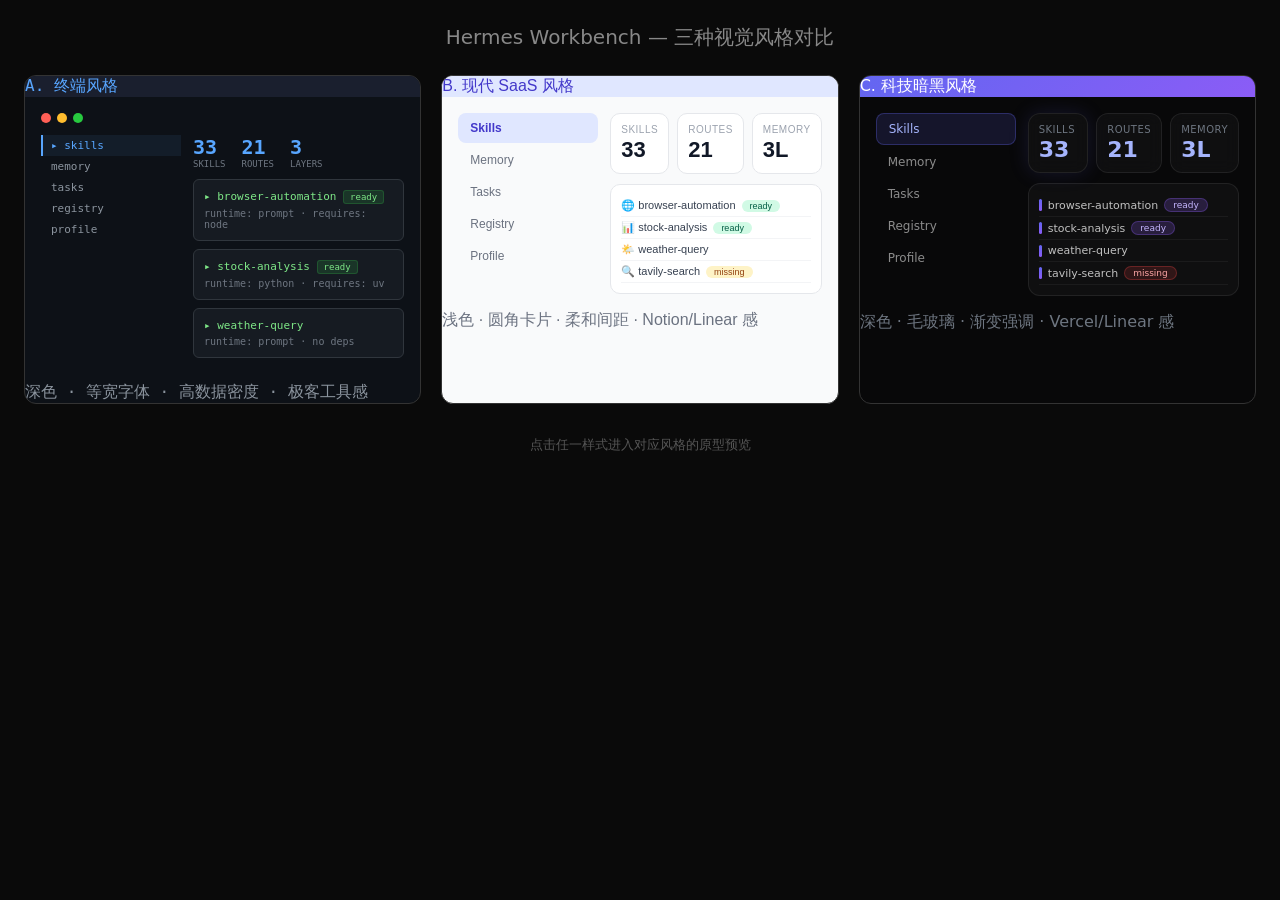
<file: prototype/style-samples.html>
<!DOCTYPE html>
<html lang="zh-CN">
<head>
<meta charset="UTF-8">
<meta name="viewport" content="width=device-width, initial-scale=1.0">
<title>Hermes Workbench — 视觉风格对比</title>
<style>
  * { margin: 0; padding: 0; box-sizing: border-box; }
  body { font-family: system-ui, -apple-system, sans-serif; background: #0a0a0a; color: #e0e0e0; padding: 24px; }
  h1 { text-align: center; font-size: 20px; margin-bottom: 24px; color: #888; font-weight: 400; }
  .samples { display: grid; grid-template-columns: 1fr 1fr 1fr; gap: 20px; max-width: 1600px; margin: 0 auto; }
  .sample { border-radius: 12px; overflow: hidden; border: 1px solid #333; transition: transform 0.2s; cursor: pointer; }
  .sample:hover { transform: scale(1.02); border-color: #555; }
  .sample-label { padding: 8px 16px; font-size: 13px; font-weight: 600; text-align: center; }
  .sample-desc { padding: 0 16px 12px; font-size: 11px; text-align: center; opacity: 0.6; }

  /* === Style A: Terminal === */
  .terminal { background: #0d1117; font-family: 'SF Mono', 'Cascadia Code', 'Consolas', monospace; }
  .terminal .label { background: #1a1f2e; color: #58a6ff; }
  .terminal .desc { color: #8b949e; }
  .terminal .mock { padding: 16px; }
  .terminal .topbar { display: flex; align-items: center; gap: 6px; margin-bottom: 12px; }
  .terminal .dot { width: 10px; height: 10px; border-radius: 50%; }
  .terminal .dot.r { background: #ff5f56; } .terminal .dot.y { background: #ffbd2e; } .terminal .dot.g { background: #27c93f; }
  .terminal .sidebar { display: flex; gap: 12px; }
  .terminal .nav { width: 140px; }
  .terminal .nav-item { padding: 4px 8px; font-size: 11px; color: #8b949e; border-left: 2px solid transparent; }
  .terminal .nav-item.active { color: #58a6ff; border-left-color: #58a6ff; background: rgba(88,166,255,0.08); }
  .terminal .content { flex: 1; }
  .terminal .card { background: #161b22; border: 1px solid #30363d; border-radius: 6px; padding: 10px; margin-bottom: 8px; }
  .terminal .card-title { font-size: 11px; color: #7ee787; margin-bottom: 4px; }
  .terminal .card-meta { font-size: 10px; color: #6e7681; }
  .terminal .stat { display: flex; gap: 16px; margin-bottom: 10px; }
  .terminal .stat-val { font-size: 20px; color: #58a6ff; font-weight: 700; }
  .terminal .stat-label { font-size: 9px; color: #6e7681; text-transform: uppercase; }
  .terminal .badge { display: inline-block; padding: 1px 6px; font-size: 9px; border-radius: 3px; background: rgba(46,160,67,0.2); color: #7ee787; border: 1px solid rgba(46,160,67,0.3); }

  /* === Style B: Modern SaaS === */
  .saas { background: #f9fafb; font-family: -apple-system, 'Segoe UI', sans-serif; }
  .saas .label { background: #e0e7ff; color: #4338ca; }
  .saas .desc { color: #6b7280; }
  .saas .mock { padding: 16px; }
  .saas .sidebar { display: flex; gap: 12px; }
  .saas .nav { width: 140px; }
  .saas .nav-item { padding: 8px 12px; font-size: 12px; color: #6b7280; border-radius: 8px; margin-bottom: 2px; }
  .saas .nav-item.active { background: #e0e7ff; color: #4338ca; font-weight: 600; }
  .saas .content { flex: 1; }
  .saas .cards { display: grid; grid-template-columns: 1fr 1fr 1fr; gap: 8px; margin-bottom: 10px; }
  .saas .card { background: white; border: 1px solid #e5e7eb; border-radius: 10px; padding: 10px; }
  .saas .card-title { font-size: 10px; color: #9ca3af; text-transform: uppercase; letter-spacing: 0.5px; }
  .saas .card-val { font-size: 22px; color: #111827; font-weight: 700; margin-top: 2px; }
  .saas .list-card { background: white; border: 1px solid #e5e7eb; border-radius: 10px; padding: 10px; }
  .saas .list-item { display: flex; align-items: center; gap: 6px; padding: 4px 0; font-size: 11px; color: #374151; border-bottom: 1px solid #f3f4f6; }
  .saas .pill { padding: 1px 8px; font-size: 9px; border-radius: 999px; background: #d1fae5; color: #065f46; }

  /* === Style C: Tech Dark === */
  .tech { background: #080809; font-family: 'Inter', system-ui, sans-serif; }
  .tech .label { background: linear-gradient(135deg, #6366f1, #8b5cf6); color: white; }
  .tech .desc { color: #6e7681; }
  .tech .mock { padding: 16px; }
  .tech .sidebar { display: flex; gap: 12px; }
  .tech .nav { width: 140px; }
  .tech .nav-item { padding: 8px 12px; font-size: 12px; color: #8b8b8b; border-radius: 8px; margin-bottom: 2px; }
  .tech .nav-item.active { background: rgba(99,102,241,0.15); color: #a5b4fc; border: 1px solid rgba(99,102,241,0.3); }
  .tech .content { flex: 1; }
  .tech .cards { display: grid; grid-template-columns: 1fr 1fr 1fr; gap: 8px; margin-bottom: 10px; }
  .tech .card { background: rgba(255,255,255,0.03); border: 1px solid rgba(255,255,255,0.08); border-radius: 12px; padding: 10px; backdrop-filter: blur(8px); }
  .tech .card-title { font-size: 10px; color: #6e7681; text-transform: uppercase; letter-spacing: 0.5px; }
  .tech .card-val { font-size: 22px; color: #a5b4fc; font-weight: 700; margin-top: 2px; }
  .tech .glow { box-shadow: 0 0 20px rgba(99,102,241,0.15); }
  .tech .list-card { background: rgba(255,255,255,0.03); border: 1px solid rgba(255,255,255,0.08); border-radius: 12px; padding: 10px; }
  .tech .list-item { display: flex; align-items: center; gap: 6px; padding: 4px 0; font-size: 11px; color: #c0c0c0; border-bottom: 1px solid rgba(255,255,255,0.05); }
  .tech .pill { padding: 1px 8px; font-size: 9px; border-radius: 999px; background: rgba(139,92,246,0.2); color: #c4b5fd; border: 1px solid rgba(139,92,246,0.3); }
  .tech .accent { width: 3px; height: 12px; border-radius: 2px; background: linear-gradient(180deg, #6366f1, #8b5cf6); }
</style>
</head>
<body>
<h1>Hermes Workbench — 三种视觉风格对比</h1>
<div class="samples">

  <!-- Style A: Terminal -->
  <div class="sample terminal" onclick="location.href='prototype.html?style=terminal'">
    <div class="label">A. 终端风格</div>
    <div class="mock">
      <div class="topbar"><span class="dot r"></span><span class="dot y"></span><span class="dot g"></span></div>
      <div class="sidebar">
        <div class="nav">
          <div class="nav-item active">▸ skills</div>
          <div class="nav-item">  memory</div>
          <div class="nav-item">  tasks</div>
          <div class="nav-item">  registry</div>
          <div class="nav-item">  profile</div>
        </div>
        <div class="content">
          <div class="stat">
            <div><div class="stat-val">33</div><div class="stat-label">skills</div></div>
            <div><div class="stat-val">21</div><div class="stat-label">routes</div></div>
            <div><div class="stat-val">3</div><div class="stat-label">layers</div></div>
          </div>
          <div class="card">
            <div class="card-title">▸ browser-automation <span class="badge">ready</span></div>
            <div class="card-meta">runtime: prompt · requires: node</div>
          </div>
          <div class="card">
            <div class="card-title">▸ stock-analysis <span class="badge">ready</span></div>
            <div class="card-meta">runtime: python · requires: uv</div>
          </div>
          <div class="card">
            <div class="card-title">▸ weather-query</div>
            <div class="card-meta">runtime: prompt · no deps</div>
          </div>
        </div>
      </div>
    </div>
    <div class="desc">深色 · 等宽字体 · 高数据密度 · 极客工具感</div>
  </div>

  <!-- Style B: Modern SaaS -->
  <div class="sample saas" onclick="location.href='prototype.html?style=saas'">
    <div class="label">B. 现代 SaaS 风格</div>
    <div class="mock">
      <div class="sidebar">
        <div class="nav">
          <div class="nav-item active">Skills</div>
          <div class="nav-item">Memory</div>
          <div class="nav-item">Tasks</div>
          <div class="nav-item">Registry</div>
          <div class="nav-item">Profile</div>
        </div>
        <div class="content">
          <div class="cards">
            <div class="card"><div class="card-title">Skills</div><div class="card-val">33</div></div>
            <div class="card"><div class="card-title">Routes</div><div class="card-val">21</div></div>
            <div class="card"><div class="card-title">Memory</div><div class="card-val">3L</div></div>
          </div>
          <div class="list-card">
            <div class="list-item">🌐 browser-automation <span class="pill">ready</span></div>
            <div class="list-item">📊 stock-analysis <span class="pill">ready</span></div>
            <div class="list-item">🌤️ weather-query</div>
            <div class="list-item">🔍 tavily-search <span class="pill" style="background:#fef3c7;color:#92400e">missing</span></div>
          </div>
        </div>
      </div>
    </div>
    <div class="desc">浅色 · 圆角卡片 · 柔和间距 · Notion/Linear 感</div>
  </div>

  <!-- Style C: Tech Dark -->
  <div class="sample tech" onclick="location.href='prototype.html?style=tech'">
    <div class="label">C. 科技暗黑风格</div>
    <div class="mock">
      <div class="sidebar">
        <div class="nav">
          <div class="nav-item active">Skills</div>
          <div class="nav-item">Memory</div>
          <div class="nav-item">Tasks</div>
          <div class="nav-item">Registry</div>
          <div class="nav-item">Profile</div>
        </div>
        <div class="content">
          <div class="cards">
            <div class="card glow"><div class="card-title">Skills</div><div class="card-val">33</div></div>
            <div class="card"><div class="card-title">Routes</div><div class="card-val">21</div></div>
            <div class="card"><div class="card-title">Memory</div><div class="card-val">3L</div></div>
          </div>
          <div class="list-card">
            <div class="list-item"><span class="accent"></span> browser-automation <span class="pill">ready</span></div>
            <div class="list-item"><span class="accent"></span> stock-analysis <span class="pill">ready</span></div>
            <div class="list-item"><span class="accent"></span> weather-query</div>
            <div class="list-item"><span class="accent"></span> tavily-search <span class="pill" style="background:rgba(239,68,68,0.15);color:#fca5a5;border-color:rgba(239,68,68,0.3)">missing</span></div>
          </div>
        </div>
      </div>
    </div>
    <div class="desc">深色 · 毛玻璃 · 渐变强调 · Vercel/Linear 感</div>
  </div>

</div>
<div style="text-align:center;margin-top:32px;color:#555;font-size:13px;">点击任一样式进入对应风格的原型预览</div>
</body>
</html>
</file>
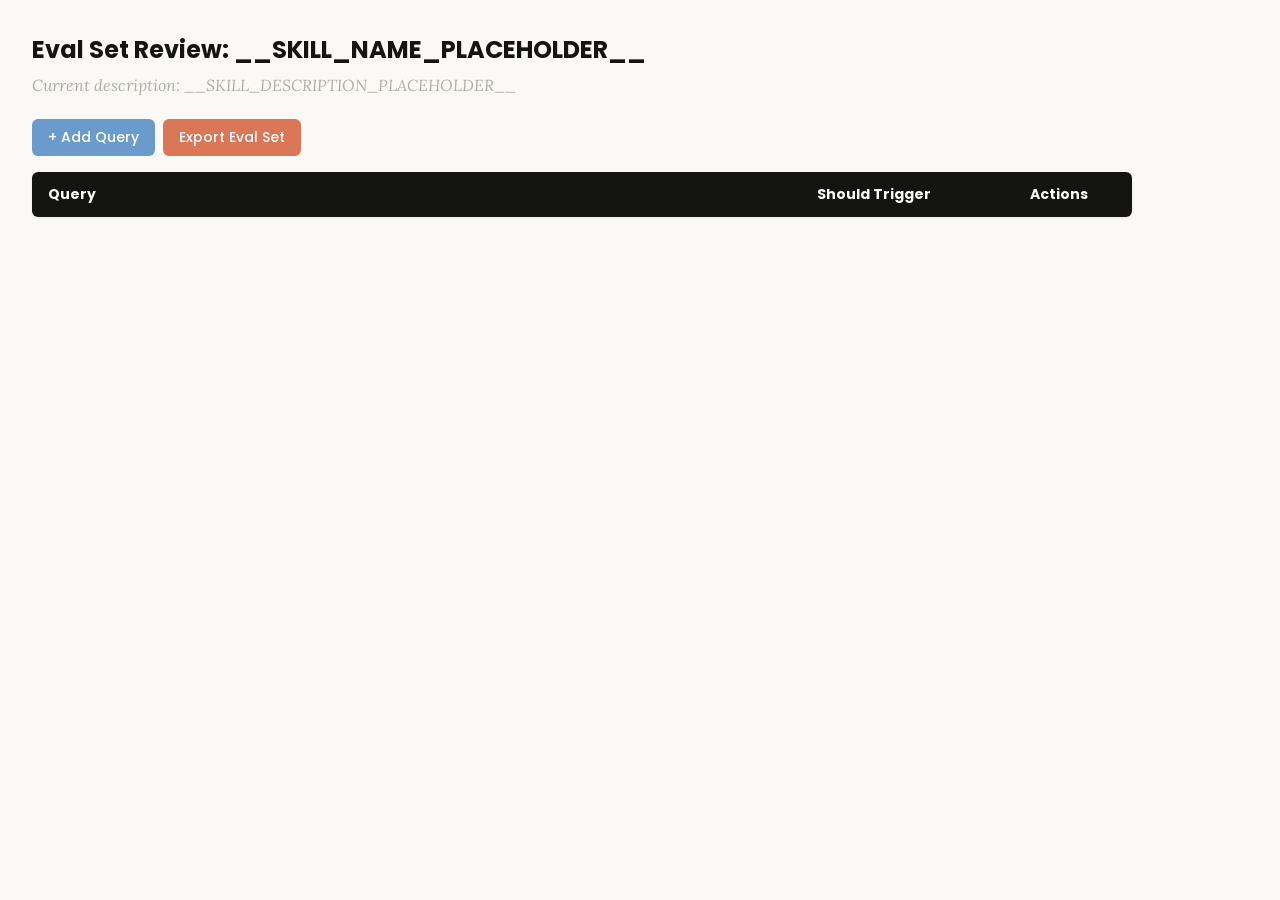
<file: skills/skill-creator/assets/eval_review.html>
<!DOCTYPE html>
<html lang="en">
<head>
  <meta charset="UTF-8">
  <meta name="viewport" content="width=device-width, initial-scale=1.0">
  <title>Eval Set Review - __SKILL_NAME_PLACEHOLDER__</title>
  <link rel="preconnect" href="https://fonts.googleapis.com">
  <link rel="preconnect" href="https://fonts.gstatic.com" crossorigin>
  <link href="https://fonts.googleapis.com/css2?family=Poppins:wght@500;600&family=Lora:wght@400;500&display=swap" rel="stylesheet">
  <style>
    * { box-sizing: border-box; margin: 0; padding: 0; }
    body { font-family: 'Lora', Georgia, serif; background: #faf9f5; padding: 2rem; color: #141413; }
    h1 { font-family: 'Poppins', sans-serif; margin-bottom: 0.5rem; font-size: 1.5rem; }
    .description { color: #b0aea5; margin-bottom: 1.5rem; font-style: italic; max-width: 900px; }
    .controls { margin-bottom: 1rem; display: flex; gap: 0.5rem; }
    .btn { font-family: 'Poppins', sans-serif; padding: 0.5rem 1rem; border: none; border-radius: 6px; cursor: pointer; font-size: 0.875rem; font-weight: 500; }
    .btn-add { background: #6a9bcc; color: white; }
    .btn-add:hover { background: #5889b8; }
    .btn-export { background: #d97757; color: white; }
    .btn-export:hover { background: #c4613f; }
    table { width: 100%; max-width: 1100px; border-collapse: collapse; background: white; border-radius: 6px; overflow: hidden; box-shadow: 0 1px 3px rgba(0,0,0,0.08); }
    th { font-family: 'Poppins', sans-serif; background: #141413; color: #faf9f5; padding: 0.75rem 1rem; text-align: left; font-size: 0.875rem; }
    td { padding: 0.75rem 1rem; border-bottom: 1px solid #e8e6dc; vertical-align: top; }
    tr:nth-child(even) td { background: #faf9f5; }
    tr:hover td { background: #f3f1ea; }
    .section-header td { background: #e8e6dc; font-family: 'Poppins', sans-serif; font-weight: 500; font-size: 0.8rem; color: #141413; text-transform: uppercase; letter-spacing: 0.05em; }
    .query-input { width: 100%; padding: 0.4rem; border: 1px solid #e8e6dc; border-radius: 4px; font-size: 0.875rem; font-family: 'Lora', Georgia, serif; resize: vertical; min-height: 60px; }
    .query-input:focus { outline: none; border-color: #d97757; box-shadow: 0 0 0 2px rgba(217,119,87,0.15); }
    .toggle { position: relative; display: inline-block; width: 44px; height: 24px; }
    .toggle input { opacity: 0; width: 0; height: 0; }
    .toggle .slider { position: absolute; inset: 0; background: #b0aea5; border-radius: 24px; cursor: pointer; transition: 0.2s; }
    .toggle .slider::before { content: ""; position: absolute; width: 18px; height: 18px; left: 3px; bottom: 3px; background: white; border-radius: 50%; transition: 0.2s; }
    .toggle input:checked + .slider { background: #d97757; }
    .toggle input:checked + .slider::before { transform: translateX(20px); }
    .btn-delete { background: #c44; color: white; padding: 0.3rem 0.6rem; border: none; border-radius: 4px; cursor: pointer; font-size: 0.75rem; font-family: 'Poppins', sans-serif; }
    .btn-delete:hover { background: #a33; }
    .summary { margin-top: 1rem; color: #b0aea5; font-size: 0.875rem; }
  </style>
</head>
<body>
  <h1>Eval Set Review: <span id="skill-name">__SKILL_NAME_PLACEHOLDER__</span></h1>
  <p class="description">Current description: <span id="skill-desc">__SKILL_DESCRIPTION_PLACEHOLDER__</span></p>

  <div class="controls">
    <button class="btn btn-add" onclick="addRow()">+ Add Query</button>
    <button class="btn btn-export" onclick="exportEvalSet()">Export Eval Set</button>
  </div>

  <table>
    <thead>
      <tr>
        <th style="width:65%">Query</th>
        <th style="width:18%">Should Trigger</th>
        <th style="width:10%">Actions</th>
      </tr>
    </thead>
    <tbody id="eval-body"></tbody>
  </table>

  <p class="summary" id="summary"></p>

  <script>
    const EVAL_DATA = __EVAL_DATA_PLACEHOLDER__;

    let evalItems = [...EVAL_DATA];

    function render() {
      const tbody = document.getElementById('eval-body');
      tbody.innerHTML = '';

      // Sort: should-trigger first, then should-not-trigger
      const sorted = evalItems
        .map((item, origIdx) => ({ ...item, origIdx }))
        .sort((a, b) => (b.should_trigger ? 1 : 0) - (a.should_trigger ? 1 : 0));

      let lastGroup = null;
      sorted.forEach(item => {
        const group = item.should_trigger ? 'trigger' : 'no-trigger';
        if (group !== lastGroup) {
          const headerRow = document.createElement('tr');
          headerRow.className = 'section-header';
          headerRow.innerHTML = `<td colspan="3">${item.should_trigger ? 'Should Trigger' : 'Should NOT Trigger'}</td>`;
          tbody.appendChild(headerRow);
          lastGroup = group;
        }

        const idx = item.origIdx;
        const tr = document.createElement('tr');
        tr.innerHTML = `
          <td><textarea class="query-input" onchange="updateQuery(${idx}, this.value)">${escapeHtml(item.query)}</textarea></td>
          <td>
            <label class="toggle">
              <input type="checkbox" ${item.should_trigger ? 'checked' : ''} onchange="updateTrigger(${idx}, this.checked)">
              <span class="slider"></span>
            </label>
            <span style="margin-left:8px;font-size:0.8rem;color:#b0aea5">${item.should_trigger ? 'Yes' : 'No'}</span>
          </td>
          <td><button class="btn-delete" onclick="deleteRow(${idx})">Delete</button></td>
        `;
        tbody.appendChild(tr);
      });
      updateSummary();
    }

    function escapeHtml(text) {
      const div = document.createElement('div');
      div.textContent = text;
      return div.innerHTML;
    }

    function updateQuery(idx, value) { evalItems[idx].query = value; updateSummary(); }
    function updateTrigger(idx, value) { evalItems[idx].should_trigger = value; render(); }
    function deleteRow(idx) { evalItems.splice(idx, 1); render(); }

    function addRow() {
      evalItems.push({ query: '', should_trigger: true });
      render();
      const inputs = document.querySelectorAll('.query-input');
      inputs[inputs.length - 1].focus();
    }

    function updateSummary() {
      const trigger = evalItems.filter(i => i.should_trigger).length;
      const noTrigger = evalItems.filter(i => !i.should_trigger).length;
      document.getElementById('summary').textContent =
        `${evalItems.length} queries total: ${trigger} should trigger, ${noTrigger} should not trigger`;
    }

    function exportEvalSet() {
      const valid = evalItems.filter(i => i.query.trim() !== '');
      const data = valid.map(i => ({ query: i.query.trim(), should_trigger: i.should_trigger }));
      const blob = new Blob([JSON.stringify(data, null, 2)], { type: 'application/json' });
      const url = URL.createObjectURL(blob);
      const a = document.createElement('a');
      a.href = url;
      a.download = 'eval_set.json';
      document.body.appendChild(a);
      a.click();
      document.body.removeChild(a);
      URL.revokeObjectURL(url);
    }

    render();
  </script>
</body>
</html>
</file>
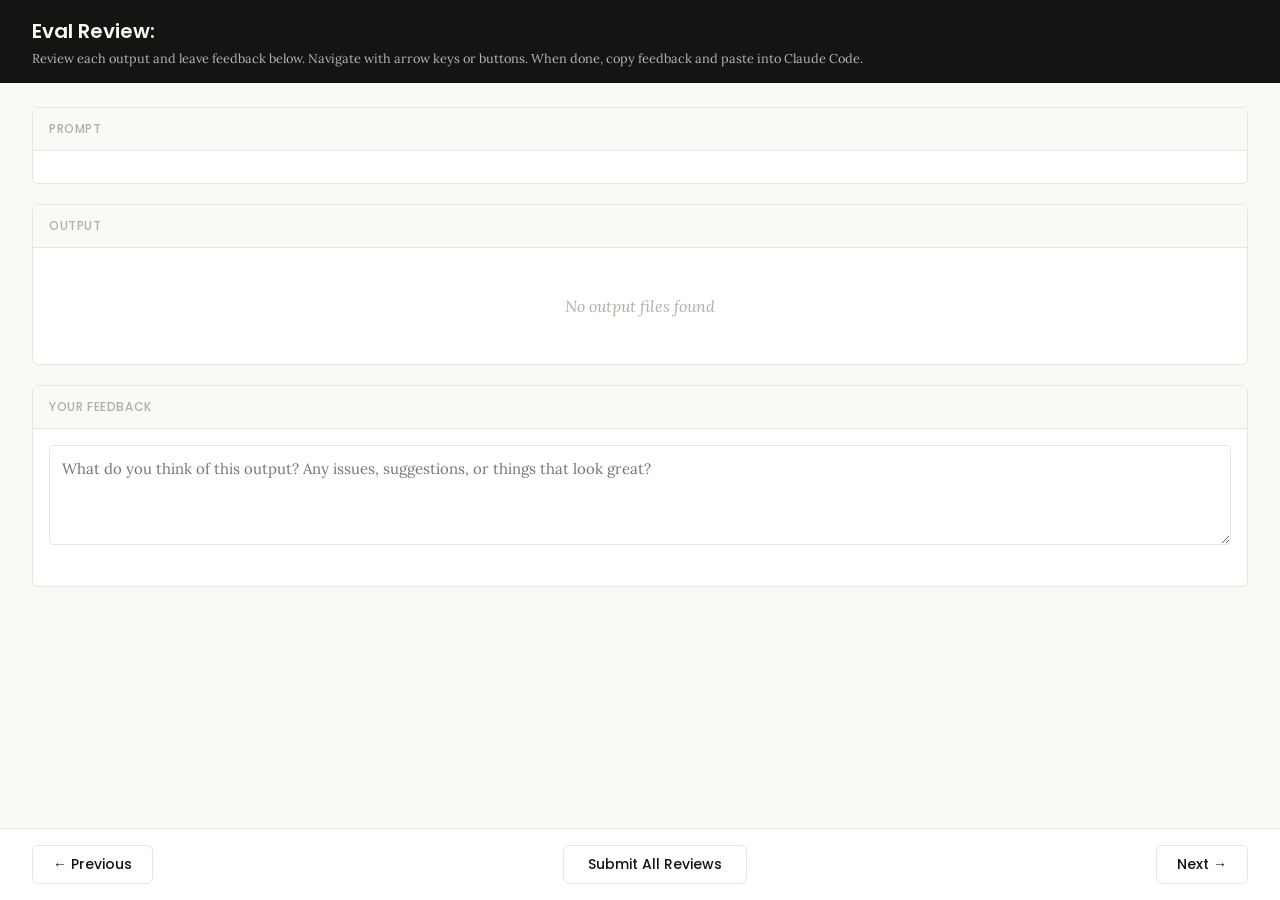
<file: skills/skill-creator/eval-viewer/viewer.html>
<!DOCTYPE html>
<html lang="en">
<head>
  <meta charset="UTF-8">
  <meta name="viewport" content="width=device-width, initial-scale=1.0">
  <title>Eval Review</title>
  <link rel="preconnect" href="https://fonts.googleapis.com">
  <link rel="preconnect" href="https://fonts.gstatic.com" crossorigin>
  <link href="https://fonts.googleapis.com/css2?family=Poppins:wght@500;600&family=Lora:wght@400;500&display=swap" rel="stylesheet">
  <script src="https://cdn.sheetjs.com/xlsx-0.20.3/package/dist/xlsx.full.min.js" integrity="sha384-EnyY0/GSHQGSxSgMwaIPzSESbqoOLSexfnSMN2AP+39Ckmn92stwABZynq1JyzdT" crossorigin="anonymous"></script>
  <style>
    :root {
      --bg: #faf9f5;
      --surface: #ffffff;
      --border: #e8e6dc;
      --text: #141413;
      --text-muted: #b0aea5;
      --accent: #d97757;
      --accent-hover: #c4613f;
      --green: #788c5d;
      --green-bg: #eef2e8;
      --red: #c44;
      --red-bg: #fceaea;
      --header-bg: #141413;
      --header-text: #faf9f5;
      --radius: 6px;
    }

    * { box-sizing: border-box; margin: 0; padding: 0; }

    body {
      font-family: 'Lora', Georgia, serif;
      background: var(--bg);
      color: var(--text);
      height: 100vh;
      display: flex;
      flex-direction: column;
    }

    /* ---- Header ---- */
    .header {
      background: var(--header-bg);
      color: var(--header-text);
      padding: 1rem 2rem;
      display: flex;
      justify-content: space-between;
      align-items: center;
      flex-shrink: 0;
    }
    .header h1 {
      font-family: 'Poppins', sans-serif;
      font-size: 1.25rem;
      font-weight: 600;
    }
    .header .instructions {
      font-size: 0.8rem;
      opacity: 0.7;
      margin-top: 0.25rem;
    }
    .header .progress {
      font-size: 0.875rem;
      opacity: 0.8;
      text-align: right;
    }

    /* ---- Main content ---- */
    .main {
      flex: 1;
      overflow-y: auto;
      padding: 1.5rem 2rem;
      display: flex;
      flex-direction: column;
      gap: 1.25rem;
    }

    /* ---- Sections ---- */
    .section {
      background: var(--surface);
      border: 1px solid var(--border);
      border-radius: var(--radius);
      flex-shrink: 0;
    }
    .section-header {
      font-family: 'Poppins', sans-serif;
      padding: 0.75rem 1rem;
      font-size: 0.75rem;
      font-weight: 500;
      text-transform: uppercase;
      letter-spacing: 0.05em;
      color: var(--text-muted);
      border-bottom: 1px solid var(--border);
      background: var(--bg);
    }
    .section-body {
      padding: 1rem;
    }

    /* ---- Config badge ---- */
    .config-badge {
      display: inline-block;
      padding: 0.2rem 0.625rem;
      border-radius: 9999px;
      font-family: 'Poppins', sans-serif;
      font-size: 0.6875rem;
      font-weight: 600;
      text-transform: uppercase;
      letter-spacing: 0.03em;
      margin-left: 0.75rem;
      vertical-align: middle;
    }
    .config-badge.config-primary {
      background: rgba(33, 150, 243, 0.12);
      color: #1976d2;
    }
    .config-badge.config-baseline {
      background: rgba(255, 193, 7, 0.15);
      color: #f57f17;
    }

    /* ---- Prompt ---- */
    .prompt-text {
      white-space: pre-wrap;
      font-size: 0.9375rem;
      line-height: 1.6;
    }

    /* ---- Outputs ---- */
    .output-file {
      border: 1px solid var(--border);
      border-radius: var(--radius);
      overflow: hidden;
    }
    .output-file + .output-file {
      margin-top: 1rem;
    }
    .output-file-header {
      padding: 0.5rem 0.75rem;
      font-size: 0.8rem;
      font-weight: 600;
      color: var(--text-muted);
      background: var(--bg);
      border-bottom: 1px solid var(--border);
      font-family: 'SF Mono', SFMono-Regular, Consolas, 'Liberation Mono', Menlo, monospace;
      display: flex;
      justify-content: space-between;
      align-items: center;
    }
    .output-file-header .dl-btn {
      font-size: 0.7rem;
      color: var(--accent);
      text-decoration: none;
      cursor: pointer;
      font-family: -apple-system, BlinkMacSystemFont, 'Segoe UI', sans-serif;
      font-weight: 500;
      opacity: 0.8;
    }
    .output-file-header .dl-btn:hover {
      opacity: 1;
      text-decoration: underline;
    }
    .output-file-content {
      padding: 0.75rem;
      overflow-x: auto;
    }
    .output-file-content pre {
      font-size: 0.8125rem;
      line-height: 1.5;
      white-space: pre-wrap;
      word-break: break-word;
      font-family: 'SF Mono', SFMono-Regular, Consolas, 'Liberation Mono', Menlo, monospace;
    }
    .output-file-content img {
      max-width: 100%;
      height: auto;
      border-radius: 4px;
    }
    .output-file-content iframe {
      width: 100%;
      height: 600px;
      border: none;
    }
    .output-file-content table {
      border-collapse: collapse;
      font-size: 0.8125rem;
      width: 100%;
    }
    .output-file-content table td,
    .output-file-content table th {
      border: 1px solid var(--border);
      padding: 0.375rem 0.5rem;
      text-align: left;
    }
    .output-file-content table th {
      background: var(--bg);
      font-weight: 600;
    }
    .output-file-content .download-link {
      display: inline-flex;
      align-items: center;
      gap: 0.5rem;
      padding: 0.5rem 1rem;
      background: var(--bg);
      border: 1px solid var(--border);
      border-radius: 4px;
      color: var(--accent);
      text-decoration: none;
      font-size: 0.875rem;
      cursor: pointer;
    }
    .output-file-content .download-link:hover {
      background: var(--border);
    }
    .empty-state {
      color: var(--text-muted);
      font-style: italic;
      padding: 2rem;
      text-align: center;
    }

    /* ---- Feedback ---- */
    .prev-feedback {
      background: var(--bg);
      border: 1px solid var(--border);
      border-radius: 4px;
      padding: 0.625rem 0.75rem;
      margin-top: 0.75rem;
      font-size: 0.8125rem;
      color: var(--text-muted);
      line-height: 1.5;
    }
    .prev-feedback-label {
      font-size: 0.7rem;
      font-weight: 600;
      text-transform: uppercase;
      letter-spacing: 0.04em;
      margin-bottom: 0.25rem;
      color: var(--text-muted);
    }
    .feedback-textarea {
      width: 100%;
      min-height: 100px;
      padding: 0.75rem;
      border: 1px solid var(--border);
      border-radius: 4px;
      font-family: inherit;
      font-size: 0.9375rem;
      line-height: 1.5;
      resize: vertical;
      color: var(--text);
    }
    .feedback-textarea:focus {
      outline: none;
      border-color: var(--accent);
      box-shadow: 0 0 0 3px rgba(37, 99, 235, 0.1);
    }
    .feedback-status {
      font-size: 0.75rem;
      color: var(--text-muted);
      margin-top: 0.5rem;
      min-height: 1.1em;
    }

    /* ---- Grades (collapsible) ---- */
    .grades-toggle {
      display: flex;
      align-items: center;
      cursor: pointer;
      user-select: none;
    }
    .grades-toggle:hover {
      color: var(--accent);
    }
    .grades-toggle .arrow {
      margin-right: 0.5rem;
      transition: transform 0.15s;
      font-size: 0.75rem;
    }
    .grades-toggle .arrow.open {
      transform: rotate(90deg);
    }
    .grades-content {
      display: none;
      margin-top: 0.75rem;
    }
    .grades-content.open {
      display: block;
    }
    .grades-summary {
      font-size: 0.875rem;
      margin-bottom: 0.75rem;
      display: flex;
      align-items: center;
      gap: 0.5rem;
    }
    .grade-badge {
      display: inline-block;
      padding: 0.125rem 0.5rem;
      border-radius: 9999px;
      font-size: 0.75rem;
      font-weight: 600;
    }
    .grade-pass { background: var(--green-bg); color: var(--green); }
    .grade-fail { background: var(--red-bg); color: var(--red); }
    .assertion-list {
      list-style: none;
    }
    .assertion-item {
      padding: 0.625rem 0;
      border-bottom: 1px solid var(--border);
      font-size: 0.8125rem;
    }
    .assertion-item:last-child { border-bottom: none; }
    .assertion-status {
      font-weight: 600;
      margin-right: 0.5rem;
    }
    .assertion-status.pass { color: var(--green); }
    .assertion-status.fail { color: var(--red); }
    .assertion-evidence {
      color: var(--text-muted);
      font-size: 0.75rem;
      margin-top: 0.25rem;
      padding-left: 1.5rem;
    }

    /* ---- View tabs ---- */
    .view-tabs {
      display: flex;
      gap: 0;
      padding: 0 2rem;
      background: var(--bg);
      border-bottom: 1px solid var(--border);
      flex-shrink: 0;
    }
    .view-tab {
      font-family: 'Poppins', sans-serif;
      padding: 0.625rem 1.25rem;
      font-size: 0.8125rem;
      font-weight: 500;
      cursor: pointer;
      border: none;
      background: none;
      color: var(--text-muted);
      border-bottom: 2px solid transparent;
      transition: all 0.15s;
    }
    .view-tab:hover { color: var(--text); }
    .view-tab.active {
      color: var(--accent);
      border-bottom-color: var(--accent);
    }
    .view-panel { display: none; }
    .view-panel.active { display: flex; flex-direction: column; flex: 1; overflow: hidden; }

    /* ---- Benchmark view ---- */
    .benchmark-view {
      padding: 1.5rem 2rem;
      overflow-y: auto;
      flex: 1;
    }
    .benchmark-table {
      border-collapse: collapse;
      background: var(--surface);
      border: 1px solid var(--border);
      border-radius: var(--radius);
      font-size: 0.8125rem;
      width: 100%;
      margin-bottom: 1.5rem;
    }
    .benchmark-table th, .benchmark-table td {
      padding: 0.625rem 0.75rem;
      text-align: left;
      border: 1px solid var(--border);
    }
    .benchmark-table th {
      font-family: 'Poppins', sans-serif;
      background: var(--header-bg);
      color: var(--header-text);
      font-weight: 500;
      font-size: 0.75rem;
      text-transform: uppercase;
      letter-spacing: 0.04em;
    }
    .benchmark-table tr:hover { background: var(--bg); }
    .benchmark-table tr.benchmark-row-with { background: rgba(33, 150, 243, 0.06); }
    .benchmark-table tr.benchmark-row-without { background: rgba(255, 193, 7, 0.06); }
    .benchmark-table tr.benchmark-row-with:hover { background: rgba(33, 150, 243, 0.12); }
    .benchmark-table tr.benchmark-row-without:hover { background: rgba(255, 193, 7, 0.12); }
    .benchmark-table tr.benchmark-row-avg { font-weight: 600; border-top: 2px solid var(--border); }
    .benchmark-table tr.benchmark-row-avg.benchmark-row-with { background: rgba(33, 150, 243, 0.12); }
    .benchmark-table tr.benchmark-row-avg.benchmark-row-without { background: rgba(255, 193, 7, 0.12); }
    .benchmark-delta-positive { color: var(--green); font-weight: 600; }
    .benchmark-delta-negative { color: var(--red); font-weight: 600; }
    .benchmark-notes {
      background: var(--surface);
      border: 1px solid var(--border);
      border-radius: var(--radius);
      padding: 1rem;
    }
    .benchmark-notes h3 {
      font-family: 'Poppins', sans-serif;
      font-size: 0.875rem;
      margin-bottom: 0.75rem;
    }
    .benchmark-notes ul {
      list-style: disc;
      padding-left: 1.25rem;
    }
    .benchmark-notes li {
      font-size: 0.8125rem;
      line-height: 1.6;
      margin-bottom: 0.375rem;
    }
    .benchmark-empty {
      color: var(--text-muted);
      font-style: italic;
      text-align: center;
      padding: 3rem;
    }

    /* ---- Navigation ---- */
    .nav {
      display: flex;
      justify-content: space-between;
      align-items: center;
      padding: 1rem 2rem;
      border-top: 1px solid var(--border);
      background: var(--surface);
      flex-shrink: 0;
    }
    .nav-btn {
      font-family: 'Poppins', sans-serif;
      padding: 0.5rem 1.25rem;
      border: 1px solid var(--border);
      border-radius: var(--radius);
      background: var(--surface);
      cursor: pointer;
      font-size: 0.875rem;
      font-weight: 500;
      color: var(--text);
      transition: all 0.15s;
    }
    .nav-btn:hover:not(:disabled) {
      background: var(--bg);
      border-color: var(--text-muted);
    }
    .nav-btn:disabled {
      opacity: 0.4;
      cursor: not-allowed;
    }
    .done-btn {
      font-family: 'Poppins', sans-serif;
      padding: 0.5rem 1.5rem;
      border: 1px solid var(--border);
      border-radius: var(--radius);
      background: var(--surface);
      color: var(--text);
      cursor: pointer;
      font-size: 0.875rem;
      font-weight: 500;
      transition: all 0.15s;
    }
    .done-btn:hover {
      background: var(--bg);
      border-color: var(--text-muted);
    }
    .done-btn.ready {
      border: none;
      background: var(--accent);
      color: white;
      font-weight: 600;
    }
    .done-btn.ready:hover {
      background: var(--accent-hover);
    }
    /* ---- Done overlay ---- */
    .done-overlay {
      display: none;
      position: fixed;
      inset: 0;
      background: rgba(0, 0, 0, 0.5);
      z-index: 100;
      justify-content: center;
      align-items: center;
    }
    .done-overlay.visible {
      display: flex;
    }
    .done-card {
      background: var(--surface);
      border-radius: 12px;
      padding: 2rem 3rem;
      text-align: center;
      box-shadow: 0 20px 60px rgba(0, 0, 0, 0.3);
      max-width: 500px;
    }
    .done-card h2 {
      font-size: 1.5rem;
      margin-bottom: 0.5rem;
    }
    .done-card p {
      color: var(--text-muted);
      margin-bottom: 1.5rem;
      line-height: 1.5;
    }
    .done-card .btn-row {
      display: flex;
      gap: 0.5rem;
      justify-content: center;
    }
    .done-card button {
      padding: 0.5rem 1.25rem;
      border: 1px solid var(--border);
      border-radius: var(--radius);
      background: var(--surface);
      cursor: pointer;
      font-size: 0.875rem;
    }
    .done-card button:hover {
      background: var(--bg);
    }
    /* ---- Toast ---- */
    .toast {
      position: fixed;
      bottom: 5rem;
      left: 50%;
      transform: translateX(-50%);
      background: var(--header-bg);
      color: var(--header-text);
      padding: 0.625rem 1.25rem;
      border-radius: var(--radius);
      font-size: 0.875rem;
      opacity: 0;
      transition: opacity 0.3s;
      pointer-events: none;
      z-index: 200;
    }
    .toast.visible {
      opacity: 1;
    }
  </style>
</head>
<body>
  <div id="app" style="height:100vh; display:flex; flex-direction:column;">
    <div class="header">
      <div>
        <h1>Eval Review: <span id="skill-name"></span></h1>
        <div class="instructions">Review each output and leave feedback below. Navigate with arrow keys or buttons. When done, copy feedback and paste into Claude Code.</div>
      </div>
      <div class="progress" id="progress"></div>
    </div>

    <!-- View tabs (only shown when benchmark data exists) -->
    <div class="view-tabs" id="view-tabs" style="display:none;">
      <button class="view-tab active" onclick="switchView('outputs')">Outputs</button>
      <button class="view-tab" onclick="switchView('benchmark')">Benchmark</button>
    </div>

    <!-- Outputs panel (qualitative review) -->
    <div class="view-panel active" id="panel-outputs">
    <div class="main">
      <!-- Prompt -->
      <div class="section">
        <div class="section-header">Prompt <span class="config-badge" id="config-badge" style="display:none;"></span></div>
        <div class="section-body">
          <div class="prompt-text" id="prompt-text"></div>
        </div>
      </div>

      <!-- Outputs -->
      <div class="section">
        <div class="section-header">Output</div>
        <div class="section-body" id="outputs-body">
          <div class="empty-state">No output files found</div>
        </div>
      </div>

      <!-- Previous Output (collapsible) -->
      <div class="section" id="prev-outputs-section" style="display:none;">
        <div class="section-header">
          <div class="grades-toggle" onclick="togglePrevOutputs()">
            <span class="arrow" id="prev-outputs-arrow">&#9654;</span>
            Previous Output
          </div>
        </div>
        <div class="grades-content" id="prev-outputs-content"></div>
      </div>

      <!-- Grades (collapsible) -->
      <div class="section" id="grades-section" style="display:none;">
        <div class="section-header">
          <div class="grades-toggle" onclick="toggleGrades()">
            <span class="arrow" id="grades-arrow">&#9654;</span>
            Formal Grades
          </div>
        </div>
        <div class="grades-content" id="grades-content"></div>
      </div>

      <!-- Feedback -->
      <div class="section">
        <div class="section-header">Your Feedback</div>
        <div class="section-body">
          <textarea
            class="feedback-textarea"
            id="feedback"
            placeholder="What do you think of this output? Any issues, suggestions, or things that look great?"
          ></textarea>
          <div class="feedback-status" id="feedback-status"></div>
          <div class="prev-feedback" id="prev-feedback" style="display:none;">
            <div class="prev-feedback-label">Previous feedback</div>
            <div id="prev-feedback-text"></div>
          </div>
        </div>
      </div>
    </div>

    <div class="nav" id="outputs-nav">
      <button class="nav-btn" id="prev-btn" onclick="navigate(-1)">&#8592; Previous</button>
      <button class="done-btn" id="done-btn" onclick="showDoneDialog()">Submit All Reviews</button>
      <button class="nav-btn" id="next-btn" onclick="navigate(1)">Next &#8594;</button>
    </div>
    </div><!-- end panel-outputs -->

    <!-- Benchmark panel (quantitative stats) -->
    <div class="view-panel" id="panel-benchmark">
      <div class="benchmark-view" id="benchmark-content">
        <div class="benchmark-empty">No benchmark data available. Run a benchmark to see quantitative results here.</div>
      </div>
    </div>
  </div>

  <!-- Done overlay -->
  <div class="done-overlay" id="done-overlay">
    <div class="done-card">
      <h2>Review Complete</h2>
      <p>Your feedback has been saved. Go back to your Claude Code session and tell Claude you're done reviewing.</p>
      <div class="btn-row">
        <button onclick="closeDoneDialog()">OK</button>
      </div>
    </div>
  </div>

  <!-- Toast -->
  <div class="toast" id="toast"></div>

  <script>
    // ---- Embedded data (injected by generate_review.py) ----
    /*__EMBEDDED_DATA__*/

    // ---- State ----
    let feedbackMap = {};  // run_id -> feedback text
    let currentIndex = 0;
    let visitedRuns = new Set();

    // ---- Init ----
    async function init() {
      // Load saved feedback from server — but only if this isn't a fresh
      // iteration (indicated by previous_feedback being present). When
      // previous feedback exists, the feedback.json on disk is stale from
      // the prior iteration and should not pre-fill the textareas.
      const hasPrevious = Object.keys(EMBEDDED_DATA.previous_feedback || {}).length > 0
        || Object.keys(EMBEDDED_DATA.previous_outputs || {}).length > 0;
      if (!hasPrevious) {
        try {
          const resp = await fetch("/api/feedback");
          const data = await resp.json();
          if (data.reviews) {
            for (const r of data.reviews) feedbackMap[r.run_id] = r.feedback;
          }
        } catch { /* first run, no feedback yet */ }
      }

      document.getElementById("skill-name").textContent = EMBEDDED_DATA.skill_name;
      showRun(0);

      // Wire up feedback auto-save
      const textarea = document.getElementById("feedback");
      let saveTimeout = null;
      textarea.addEventListener("input", () => {
        clearTimeout(saveTimeout);
        document.getElementById("feedback-status").textContent = "";
        saveTimeout = setTimeout(() => saveCurrentFeedback(), 800);
      });
    }

    // ---- Navigation ----
    function navigate(delta) {
      const newIndex = currentIndex + delta;
      if (newIndex >= 0 && newIndex < EMBEDDED_DATA.runs.length) {
        saveCurrentFeedback();
        showRun(newIndex);
      }
    }

    function updateNavButtons() {
      document.getElementById("prev-btn").disabled = currentIndex === 0;
      document.getElementById("next-btn").disabled =
        currentIndex === EMBEDDED_DATA.runs.length - 1;
    }

    // ---- Show a run ----
    function showRun(index) {
      currentIndex = index;
      const run = EMBEDDED_DATA.runs[index];

      // Progress
      document.getElementById("progress").textContent =
        `${index + 1} of ${EMBEDDED_DATA.runs.length}`;

      // Prompt
      document.getElementById("prompt-text").textContent = run.prompt;

      // Config badge
      const badge = document.getElementById("config-badge");
      const configMatch = run.id.match(/(with_skill|without_skill|new_skill|old_skill)/);
      if (configMatch) {
        const config = configMatch[1];
        const isBaseline = config === "without_skill" || config === "old_skill";
        badge.textContent = config.replace(/_/g, " ");
        badge.className = "config-badge " + (isBaseline ? "config-baseline" : "config-primary");
        badge.style.display = "inline-block";
      } else {
        badge.style.display = "none";
      }

      // Outputs
      renderOutputs(run);

      // Previous outputs
      renderPrevOutputs(run);

      // Grades
      renderGrades(run);

      // Previous feedback
      const prevFb = (EMBEDDED_DATA.previous_feedback || {})[run.id];
      const prevEl = document.getElementById("prev-feedback");
      if (prevFb) {
        document.getElementById("prev-feedback-text").textContent = prevFb;
        prevEl.style.display = "block";
      } else {
        prevEl.style.display = "none";
      }

      // Feedback
      document.getElementById("feedback").value = feedbackMap[run.id] || "";
      document.getElementById("feedback-status").textContent = "";

      updateNavButtons();

      // Track visited runs and promote done button when all visited
      visitedRuns.add(index);
      const doneBtn = document.getElementById("done-btn");
      if (visitedRuns.size >= EMBEDDED_DATA.runs.length) {
        doneBtn.classList.add("ready");
      }

      // Scroll main content to top
      document.querySelector(".main").scrollTop = 0;
    }

    // ---- Render outputs ----
    function renderOutputs(run) {
      const container = document.getElementById("outputs-body");
      container.innerHTML = "";

      const outputs = run.outputs || [];
      if (outputs.length === 0) {
        container.innerHTML = '<div class="empty-state">No output files</div>';
        return;
      }

      for (const file of outputs) {
        const fileDiv = document.createElement("div");
        fileDiv.className = "output-file";

        // Always show file header with download link
        const header = document.createElement("div");
        header.className = "output-file-header";
        const nameSpan = document.createElement("span");
        nameSpan.textContent = file.name;
        header.appendChild(nameSpan);
        const dlBtn = document.createElement("a");
        dlBtn.className = "dl-btn";
        dlBtn.textContent = "Download";
        dlBtn.download = file.name;
        dlBtn.href = getDownloadUri(file);
        header.appendChild(dlBtn);
        fileDiv.appendChild(header);

        const content = document.createElement("div");
        content.className = "output-file-content";

        if (file.type === "text") {
          const pre = document.createElement("pre");
          pre.textContent = file.content;
          content.appendChild(pre);
        } else if (file.type === "image") {
          const img = document.createElement("img");
          img.src = file.data_uri;
          img.alt = file.name;
          content.appendChild(img);
        } else if (file.type === "pdf") {
          const iframe = document.createElement("iframe");
          iframe.src = file.data_uri;
          content.appendChild(iframe);
        } else if (file.type === "xlsx") {
          renderXlsx(content, file.data_b64);
        } else if (file.type === "binary") {
          const a = document.createElement("a");
          a.className = "download-link";
          a.href = file.data_uri;
          a.download = file.name;
          a.textContent = "Download " + file.name;
          content.appendChild(a);
        } else if (file.type === "error") {
          const pre = document.createElement("pre");
          pre.textContent = file.content;
          pre.style.color = "var(--red)";
          content.appendChild(pre);
        }

        fileDiv.appendChild(content);
        container.appendChild(fileDiv);
      }
    }

    // ---- XLSX rendering via SheetJS ----
    function renderXlsx(container, b64Data) {
      try {
        const raw = Uint8Array.from(atob(b64Data), c => c.charCodeAt(0));
        const wb = XLSX.read(raw, { type: "array" });

        for (let i = 0; i < wb.SheetNames.length; i++) {
          const sheetName = wb.SheetNames[i];
          const ws = wb.Sheets[sheetName];

          if (wb.SheetNames.length > 1) {
            const sheetLabel = document.createElement("div");
            sheetLabel.style.cssText =
              "font-weight:600; font-size:0.8rem; color:#b0aea5; margin-top:0.5rem; margin-bottom:0.25rem;";
            sheetLabel.textContent = "Sheet: " + sheetName;
            container.appendChild(sheetLabel);
          }

          const htmlStr = XLSX.utils.sheet_to_html(ws, { editable: false });
          const wrapper = document.createElement("div");
          wrapper.innerHTML = htmlStr;
          container.appendChild(wrapper);
        }
      } catch (err) {
        container.textContent = "Error rendering spreadsheet: " + err.message;
      }
    }

    // ---- Grades ----
    function renderGrades(run) {
      const section = document.getElementById("grades-section");
      const content = document.getElementById("grades-content");

      if (!run.grading) {
        section.style.display = "none";
        return;
      }

      const grading = run.grading;
      section.style.display = "block";
      // Reset to collapsed
      content.classList.remove("open");
      document.getElementById("grades-arrow").classList.remove("open");

      const summary = grading.summary || {};
      const expectations = grading.expectations || [];

      let html = '<div style="padding: 1rem;">';

      // Summary line
      const passRate = summary.pass_rate != null
        ? Math.round(summary.pass_rate * 100) + "%"
        : "?";
      const badgeClass = summary.pass_rate >= 0.8 ? "grade-pass" : summary.pass_rate >= 0.5 ? "" : "grade-fail";
      html += '<div class="grades-summary">';
      html += '<span class="grade-badge ' + badgeClass + '">' + passRate + '</span>';
      html += '<span>' + (summary.passed || 0) + ' passed, ' + (summary.failed || 0) + ' failed of ' + (summary.total || 0) + '</span>';
      html += '</div>';

      // Assertions list
      html += '<ul class="assertion-list">';
      for (const exp of expectations) {
        const statusClass = exp.passed ? "pass" : "fail";
        const statusIcon = exp.passed ? "\u2713" : "\u2717";
        html += '<li class="assertion-item">';
        html += '<span class="assertion-status ' + statusClass + '">' + statusIcon + '</span>';
        html += '<span>' + escapeHtml(exp.text) + '</span>';
        if (exp.evidence) {
          html += '<div class="assertion-evidence">' + escapeHtml(exp.evidence) + '</div>';
        }
        html += '</li>';
      }
      html += '</ul>';

      html += '</div>';
      content.innerHTML = html;
    }

    function toggleGrades() {
      const content = document.getElementById("grades-content");
      const arrow = document.getElementById("grades-arrow");
      content.classList.toggle("open");
      arrow.classList.toggle("open");
    }

    // ---- Previous outputs (collapsible) ----
    function renderPrevOutputs(run) {
      const section = document.getElementById("prev-outputs-section");
      const content = document.getElementById("prev-outputs-content");
      const prevOutputs = (EMBEDDED_DATA.previous_outputs || {})[run.id];

      if (!prevOutputs || prevOutputs.length === 0) {
        section.style.display = "none";
        return;
      }

      section.style.display = "block";
      // Reset to collapsed
      content.classList.remove("open");
      document.getElementById("prev-outputs-arrow").classList.remove("open");

      // Render the files into the content area
      content.innerHTML = "";
      const wrapper = document.createElement("div");
      wrapper.style.padding = "1rem";

      for (const file of prevOutputs) {
        const fileDiv = document.createElement("div");
        fileDiv.className = "output-file";

        const header = document.createElement("div");
        header.className = "output-file-header";
        const nameSpan = document.createElement("span");
        nameSpan.textContent = file.name;
        header.appendChild(nameSpan);
        const dlBtn = document.createElement("a");
        dlBtn.className = "dl-btn";
        dlBtn.textContent = "Download";
        dlBtn.download = file.name;
        dlBtn.href = getDownloadUri(file);
        header.appendChild(dlBtn);
        fileDiv.appendChild(header);

        const fc = document.createElement("div");
        fc.className = "output-file-content";

        if (file.type === "text") {
          const pre = document.createElement("pre");
          pre.textContent = file.content;
          fc.appendChild(pre);
        } else if (file.type === "image") {
          const img = document.createElement("img");
          img.src = file.data_uri;
          img.alt = file.name;
          fc.appendChild(img);
        } else if (file.type === "pdf") {
          const iframe = document.createElement("iframe");
          iframe.src = file.data_uri;
          fc.appendChild(iframe);
        } else if (file.type === "xlsx") {
          renderXlsx(fc, file.data_b64);
        } else if (file.type === "binary") {
          const a = document.createElement("a");
          a.className = "download-link";
          a.href = file.data_uri;
          a.download = file.name;
          a.textContent = "Download " + file.name;
          fc.appendChild(a);
        }

        fileDiv.appendChild(fc);
        wrapper.appendChild(fileDiv);
      }

      content.appendChild(wrapper);
    }

    function togglePrevOutputs() {
      const content = document.getElementById("prev-outputs-content");
      const arrow = document.getElementById("prev-outputs-arrow");
      content.classList.toggle("open");
      arrow.classList.toggle("open");
    }

    // ---- Feedback (saved to server -> feedback.json) ----
    function saveCurrentFeedback() {
      const run = EMBEDDED_DATA.runs[currentIndex];
      const text = document.getElementById("feedback").value;

      if (text.trim() === "") {
        delete feedbackMap[run.id];
      } else {
        feedbackMap[run.id] = text;
      }

      // Build reviews array from map
      const reviews = [];
      for (const [run_id, feedback] of Object.entries(feedbackMap)) {
        if (feedback.trim()) {
          reviews.push({ run_id, feedback, timestamp: new Date().toISOString() });
        }
      }

      fetch("/api/feedback", {
        method: "POST",
        headers: { "Content-Type": "application/json" },
        body: JSON.stringify({ reviews, status: "in_progress" }),
      }).then(() => {
        document.getElementById("feedback-status").textContent = "Saved";
      }).catch(() => {
        // Static mode or server unavailable — no-op on auto-save,
        // feedback will be downloaded on final submit
        document.getElementById("feedback-status").textContent = "Will download on submit";
      });
    }

    // ---- Done ----
    function showDoneDialog() {
      // Save current textarea to feedbackMap (but don't POST yet)
      const run = EMBEDDED_DATA.runs[currentIndex];
      const text = document.getElementById("feedback").value;
      if (text.trim() === "") {
        delete feedbackMap[run.id];
      } else {
        feedbackMap[run.id] = text;
      }

      // POST once with status: complete — include ALL runs so the model
      // can distinguish "no feedback" (looks good) from "not reviewed"
      const reviews = [];
      const ts = new Date().toISOString();
      for (const r of EMBEDDED_DATA.runs) {
        reviews.push({ run_id: r.id, feedback: feedbackMap[r.id] || "", timestamp: ts });
      }
      const payload = JSON.stringify({ reviews, status: "complete" }, null, 2);
      fetch("/api/feedback", {
        method: "POST",
        headers: { "Content-Type": "application/json" },
        body: payload,
      }).then(() => {
        document.getElementById("done-overlay").classList.add("visible");
      }).catch(() => {
        // Server not available (static mode) — download as file
        const blob = new Blob([payload], { type: "application/json" });
        const url = URL.createObjectURL(blob);
        const a = document.createElement("a");
        a.href = url;
        a.download = "feedback.json";
        a.click();
        URL.revokeObjectURL(url);
        document.getElementById("done-overlay").classList.add("visible");
      });
    }

    function closeDoneDialog() {
      // Reset status back to in_progress
      saveCurrentFeedback();
      document.getElementById("done-overlay").classList.remove("visible");
    }

    // ---- Toast ----
    function showToast(message) {
      const toast = document.getElementById("toast");
      toast.textContent = message;
      toast.classList.add("visible");
      setTimeout(() => toast.classList.remove("visible"), 2000);
    }

    // ---- Keyboard nav ----
    document.addEventListener("keydown", (e) => {
      // Don't capture when typing in textarea
      if (e.target.tagName === "TEXTAREA") return;

      if (e.key === "ArrowLeft" || e.key === "ArrowUp") {
        e.preventDefault();
        navigate(-1);
      } else if (e.key === "ArrowRight" || e.key === "ArrowDown") {
        e.preventDefault();
        navigate(1);
      }
    });

    // ---- Util ----
    function getDownloadUri(file) {
      if (file.data_uri) return file.data_uri;
      if (file.data_b64) return "data:application/octet-stream;base64," + file.data_b64;
      if (file.type === "text") return "data:text/plain;charset=utf-8," + encodeURIComponent(file.content);
      return "#";
    }

    function escapeHtml(text) {
      const div = document.createElement("div");
      div.textContent = text;
      return div.innerHTML;
    }

    // ---- View switching ----
    function switchView(view) {
      document.querySelectorAll(".view-tab").forEach(t => t.classList.remove("active"));
      document.querySelectorAll(".view-panel").forEach(p => p.classList.remove("active"));
      document.querySelector(`[onclick="switchView('${view}')"]`).classList.add("active");
      document.getElementById("panel-" + view).classList.add("active");
    }

    // ---- Benchmark rendering ----
    function renderBenchmark() {
      const data = EMBEDDED_DATA.benchmark;
      if (!data) return;

      // Show the tabs
      document.getElementById("view-tabs").style.display = "flex";

      const container = document.getElementById("benchmark-content");
      const summary = data.run_summary || {};
      const metadata = data.metadata || {};
      const notes = data.notes || [];

      let html = "";

      // Header
      html += "<h2 style='font-family: Poppins, sans-serif; margin-bottom: 0.5rem;'>Benchmark Results</h2>";
      html += "<p style='color: var(--text-muted); font-size: 0.875rem; margin-bottom: 1.25rem;'>";
      if (metadata.skill_name) html += "<strong>" + escapeHtml(metadata.skill_name) + "</strong> &mdash; ";
      if (metadata.timestamp) html += metadata.timestamp + " &mdash; ";
      if (metadata.evals_run) html += "Evals: " + metadata.evals_run.join(", ") + " &mdash; ";
      html += (metadata.runs_per_configuration || "?") + " runs per configuration";
      html += "</p>";

      // Summary table
      html += '<table class="benchmark-table">';

      function fmtStat(stat, pct) {
        if (!stat) return "—";
        const suffix = pct ? "%" : "";
        const m = pct ? (stat.mean * 100).toFixed(0) : stat.mean.toFixed(1);
        const s = pct ? (stat.stddev * 100).toFixed(0) : stat.stddev.toFixed(1);
        return m + suffix + " ± " + s + suffix;
      }

      function deltaClass(val) {
        if (!val) return "";
        const n = parseFloat(val);
        if (n > 0) return "benchmark-delta-positive";
        if (n < 0) return "benchmark-delta-negative";
        return "";
      }

      // Discover config names dynamically (everything except "delta")
      const configs = Object.keys(summary).filter(k => k !== "delta");
      const configA = configs[0] || "config_a";
      const configB = configs[1] || "config_b";
      const labelA = configA.replace(/_/g, " ").replace(/\b\w/g, c => c.toUpperCase());
      const labelB = configB.replace(/_/g, " ").replace(/\b\w/g, c => c.toUpperCase());
      const a = summary[configA] || {};
      const b = summary[configB] || {};
      const delta = summary.delta || {};

      html += "<thead><tr><th>Metric</th><th>" + escapeHtml(labelA) + "</th><th>" + escapeHtml(labelB) + "</th><th>Delta</th></tr></thead>";
      html += "<tbody>";

      html += "<tr><td><strong>Pass Rate</strong></td>";
      html += "<td>" + fmtStat(a.pass_rate, true) + "</td>";
      html += "<td>" + fmtStat(b.pass_rate, true) + "</td>";
      html += '<td class="' + deltaClass(delta.pass_rate) + '">' + (delta.pass_rate || "—") + "</td></tr>";

      // Time (only show row if data exists)
      if (a.time_seconds || b.time_seconds) {
        html += "<tr><td><strong>Time (s)</strong></td>";
        html += "<td>" + fmtStat(a.time_seconds, false) + "</td>";
        html += "<td>" + fmtStat(b.time_seconds, false) + "</td>";
        html += '<td class="' + deltaClass(delta.time_seconds) + '">' + (delta.time_seconds ? delta.time_seconds + "s" : "—") + "</td></tr>";
      }

      // Tokens (only show row if data exists)
      if (a.tokens || b.tokens) {
        html += "<tr><td><strong>Tokens</strong></td>";
        html += "<td>" + fmtStat(a.tokens, false) + "</td>";
        html += "<td>" + fmtStat(b.tokens, false) + "</td>";
        html += '<td class="' + deltaClass(delta.tokens) + '">' + (delta.tokens || "—") + "</td></tr>";
      }

      html += "</tbody></table>";

      // Per-eval breakdown (if runs data available)
      const runs = data.runs || [];
      if (runs.length > 0) {
        const evalIds = [...new Set(runs.map(r => r.eval_id))].sort((a, b) => a - b);

        html += "<h3 style='font-family: Poppins, sans-serif; margin-bottom: 0.75rem;'>Per-Eval Breakdown</h3>";

        const hasTime = runs.some(r => r.result && r.result.time_seconds != null);
        const hasErrors = runs.some(r => r.result && r.result.errors > 0);

        for (const evalId of evalIds) {
          const evalRuns = runs.filter(r => r.eval_id === evalId);
          const evalName = evalRuns[0] && evalRuns[0].eval_name ? evalRuns[0].eval_name : "Eval " + evalId;

          html += "<h4 style='font-family: Poppins, sans-serif; margin: 1rem 0 0.5rem; color: var(--text);'>" + escapeHtml(evalName) + "</h4>";
          html += '<table class="benchmark-table">';
          html += "<thead><tr><th>Config</th><th>Run</th><th>Pass Rate</th>";
          if (hasTime) html += "<th>Time (s)</th>";
          if (hasErrors) html += "<th>Crashes During Execution</th>";
          html += "</tr></thead>";
          html += "<tbody>";

          // Group by config and render with average rows
          const configGroups = [...new Set(evalRuns.map(r => r.configuration))];
          for (let ci = 0; ci < configGroups.length; ci++) {
            const config = configGroups[ci];
            const configRuns = evalRuns.filter(r => r.configuration === config);
            if (configRuns.length === 0) continue;

            const rowClass = ci === 0 ? "benchmark-row-with" : "benchmark-row-without";
            const configLabel = config.replace(/_/g, " ").replace(/\b\w/g, c => c.toUpperCase());

            for (const run of configRuns) {
              const r = run.result || {};
              const prClass = r.pass_rate >= 0.8 ? "benchmark-delta-positive" : r.pass_rate < 0.5 ? "benchmark-delta-negative" : "";
              html += '<tr class="' + rowClass + '">';
              html += "<td>" + configLabel + "</td>";
              html += "<td>" + run.run_number + "</td>";
              html += '<td class="' + prClass + '">' + ((r.pass_rate || 0) * 100).toFixed(0) + "% (" + (r.passed || 0) + "/" + (r.total || 0) + ")</td>";
              if (hasTime) html += "<td>" + (r.time_seconds != null ? r.time_seconds.toFixed(1) : "—") + "</td>";
              if (hasErrors) html += "<td>" + (r.errors || 0) + "</td>";
              html += "</tr>";
            }

            // Average row
            const rates = configRuns.map(r => (r.result || {}).pass_rate || 0);
            const avgRate = rates.reduce((a, b) => a + b, 0) / rates.length;
            const avgPrClass = avgRate >= 0.8 ? "benchmark-delta-positive" : avgRate < 0.5 ? "benchmark-delta-negative" : "";
            html += '<tr class="benchmark-row-avg ' + rowClass + '">';
            html += "<td>" + configLabel + "</td>";
            html += "<td>Avg</td>";
            html += '<td class="' + avgPrClass + '">' + (avgRate * 100).toFixed(0) + "%</td>";
            if (hasTime) {
              const times = configRuns.map(r => (r.result || {}).time_seconds).filter(t => t != null);
              html += "<td>" + (times.length ? (times.reduce((a, b) => a + b, 0) / times.length).toFixed(1) : "—") + "</td>";
            }
            if (hasErrors) html += "<td></td>";
            html += "</tr>";
          }
          html += "</tbody></table>";

          // Per-assertion detail for this eval
          const runsWithExpectations = {};
          for (const config of configGroups) {
            runsWithExpectations[config] = evalRuns.filter(r => r.configuration === config && r.expectations && r.expectations.length > 0);
          }
          const hasAnyExpectations = Object.values(runsWithExpectations).some(runs => runs.length > 0);
          if (hasAnyExpectations) {
            // Collect all unique assertion texts across all configs
            const allAssertions = [];
            const seen = new Set();
            for (const config of configGroups) {
              for (const run of runsWithExpectations[config]) {
                for (const exp of (run.expectations || [])) {
                  if (!seen.has(exp.text)) {
                    seen.add(exp.text);
                    allAssertions.push(exp.text);
                  }
                }
              }
            }

            html += '<table class="benchmark-table" style="margin-top: 0.5rem;">';
            html += "<thead><tr><th>Assertion</th>";
            for (const config of configGroups) {
              const label = config.replace(/_/g, " ").replace(/\b\w/g, c => c.toUpperCase());
              html += "<th>" + escapeHtml(label) + "</th>";
            }
            html += "</tr></thead><tbody>";

            for (const assertionText of allAssertions) {
              html += "<tr><td>" + escapeHtml(assertionText) + "</td>";

              for (const config of configGroups) {
                html += "<td>";
                for (const run of runsWithExpectations[config]) {
                  const exp = (run.expectations || []).find(e => e.text === assertionText);
                  if (exp) {
                    const cls = exp.passed ? "benchmark-delta-positive" : "benchmark-delta-negative";
                    const icon = exp.passed ? "\u2713" : "\u2717";
                    html += '<span class="' + cls + '" title="Run ' + run.run_number + ': ' + escapeHtml(exp.evidence || "") + '">' + icon + "</span> ";
                  } else {
                    html += "— ";
                  }
                }
                html += "</td>";
              }
              html += "</tr>";
            }
            html += "</tbody></table>";
          }
        }
      }

      // Notes
      if (notes.length > 0) {
        html += '<div class="benchmark-notes">';
        html += "<h3>Analysis Notes</h3>";
        html += "<ul>";
        for (const note of notes) {
          html += "<li>" + escapeHtml(note) + "</li>";
        }
        html += "</ul></div>";
      }

      container.innerHTML = html;
    }

    // ---- Start ----
    init();
    renderBenchmark();
  </script>
</body>
</html>
</file>
